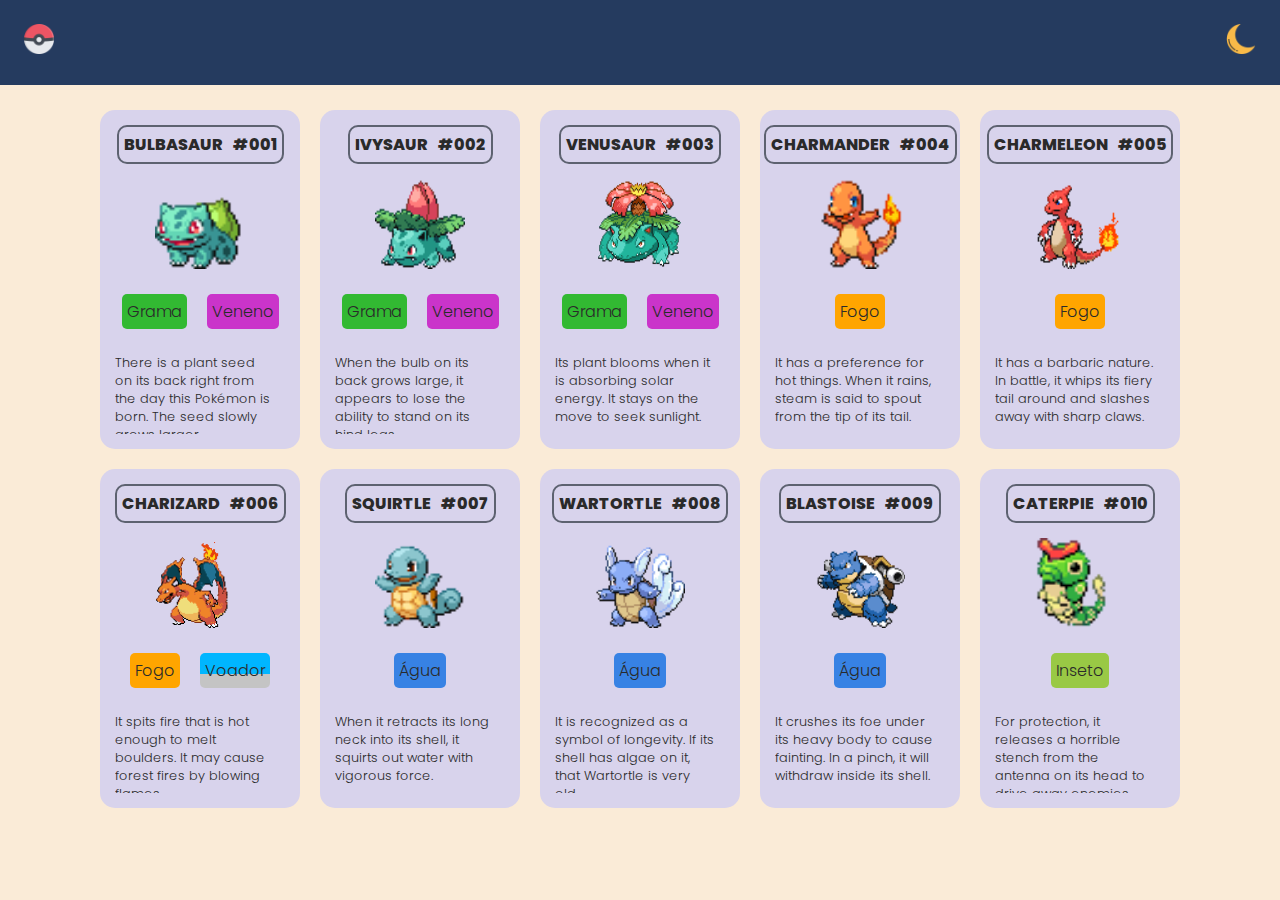
<file: index.html>
<!DOCTYPE html>
<html lang="en">
<head>
    <meta charset="UTF-8">
    <meta http-equiv="X-UA-Compatible" content="IE=edge">
    <meta name="viewport" content="width=device-width, initial-scale=1.0">
    <link rel="preconnect" href="https://fonts.googleapis.com" />
    <link rel="preconnect" href="https://fonts.gstatic.com" />
    <link rel="stylesheet" href="https://fonts.googleapis.com/css2?family=Poppins:wght@300;500;800&display=swap"/>
    <link rel="stylesheet" href="./src/css/styles.css">
    <link rel="stylesheet" href="./src/css/scrollbar.css">
    <link rel="icon" type="image/x-icon" href="./src/img/pokeball.png">

    <title>Listagem Pokemon</title>
</head>

<body>

    <header>
        <a href="#">
            <img class="logo" src="./src/img/pokeball.png" alt="logo" srcset="">
        </a>

        <button id="botao-alterar-tema">
            <img class="botao-alterar-tema" src="./src/img/moon.png" alt="img-button" srcset="">
        </button>
    </header>

    <main>
        <ul class="listagem-pokemon">
            <li class="cartao-pokemon">
                <div class="infos">
                    <span>Bulbasaur</span>
                    <span>#001</span>
                </div>
                
                <img src="./src/img/bulbasaur.gif" alt="bulbasaur">

                <ul class="tipos">
                    <li class="tipo-grama">Grama</li>
                    <li class="tipo-veneno">Veneno</li>
                </ul>
                <p class="descricao">
                    There is a plant seed on its back right from the day this Pokémon is born. The seed slowly grows larger.
                </p>
            </li>

            <li class="cartao-pokemon">
                <div class="infos">
                    <span>Ivysaur</span>
                    <span>#002</span>
                </div>

                <img src="./src/img/ivysaur.gif" alt="ivysaur">

                <ul class="tipos">
                    <li class="tipo-grama">Grama</li>
                    <li class="tipo-veneno">Veneno</li>
                </ul>
                <p class="descricao">
                    When the bulb on its back grows large, it appears to lose the ability to stand on its hind legs.
                </p>
            </li>

            <li class="cartao-pokemon">
                <div class="infos">
                    <span>Venusaur</span>
                    <span>#003</span>
                </div>

                <img src="./src/img/venusaur.gif" alt="venusaur">

                <ul class="tipos">
                    <li class="tipo-grama">Grama</li>
                    <li class="tipo-veneno">Veneno</li>
                </ul>
                <p class="descricao">
                    Its plant blooms when it is absorbing solar energy. It stays on the move to seek sunlight.
                </p>
            </li>

            <li class="cartao-pokemon">
                <div class="infos">
                    <span>Charmander</span>
                    <span>#004</span>
                </div>
                <img src="./src/img/charmander.gif" alt="charmander">

                <ul class="tipos">
                    <li class="tipo-fogo">Fogo</li>
                </ul>
                <p class="descricao">
                    It has a preference for hot things. When it rains, steam is said to spout from the tip of its tail.
                </p>
            </li>

            <li class="cartao-pokemon">
                <div class="infos">
                    <span>Charmeleon</span>
                    <span>#005</span>
                </div>
                <img src="./src/img/charmeleon.gif" alt="charmeleon">

                <ul class="tipos">
                    <li class="tipo-fogo">Fogo</li>
                </ul>
                <p class="descricao">
                    It has a barbaric nature. In battle, it whips its fiery tail around and slashes away with sharp claws.
                </p>
            </li>

            <li class="cartao-pokemon">
                <div class="infos">
                    <span>Charizard</span>
                    <span>#006</span>
                </div>
                <img src="./src/img/charizard.gif" alt="charizard">

                <ul class="tipos">
                    <li class="tipo-fogo">Fogo</li>
                    <li class="tipo-voador">Voador</li>
                </ul>
                <p class="descricao">
                    It spits fire that is hot enough to melt boulders. It may cause forest fires by blowing flames.
                </p>
            </li>

            <li class="cartao-pokemon">
                <div class="infos">
                    <span>Squirtle</span>
                    <span>#007</span>
                </div>
                <img src="./src/img/squirtle.gif" alt="squirtle">

                <ul class="tipos">
                    <li class="tipo-agua">Água</li>
                </ul>
                <p class="descricao">
                    When it retracts its long neck into its shell, it squirts out water with vigorous force.
                </p>
            </li>

            <li class="cartao-pokemon">
                <div class="infos">
                    <span>Wartortle</span>
                    <span>#008</span>
                </div>
                <img src="./src/img/wartortle.gif" alt="wartortle">

                <ul class="tipos">
                    <li class="tipo-agua">Água</li>
                </ul>
                
                <p class="descricao">
                    It is recognized as a symbol of longevity. If its shell has algae on it, that Wartortle is very old.
                </p>
            </li>

            <li class="cartao-pokemon">
                <div class="infos">
                    <span>Blastoise</span>
                    <span>#009</span>
                </div>
                <img src="./src/img/blastoise.gif" alt="blastoise">

                <ul class="tipos">
                    <li class="tipo-agua">Água</li>
                </ul>
                <p class="descricao">
                    It crushes its foe under its heavy body to cause fainting. In a pinch, it will withdraw inside its shell.
                </p>
            </li>

            <li class="cartao-pokemon">
                <div class="infos">
                    <span>Caterpie</span>
                    <span>#010</span>
                </div>
                <img src="./src/img/caterpie.gif" alt="caterpie">

                <ul class="tipos">
                    <li class="tipo-inseto">Inseto</li>
                </ul>
                <p class="descricao">
                    For protection, it releases a horrible stench from the antenna on its head to drive away enemies.
                </p>
            </li>
        </ul>
    </main>

    <script src="./src/js/index.js"></script>
</body>
</html>
</file>
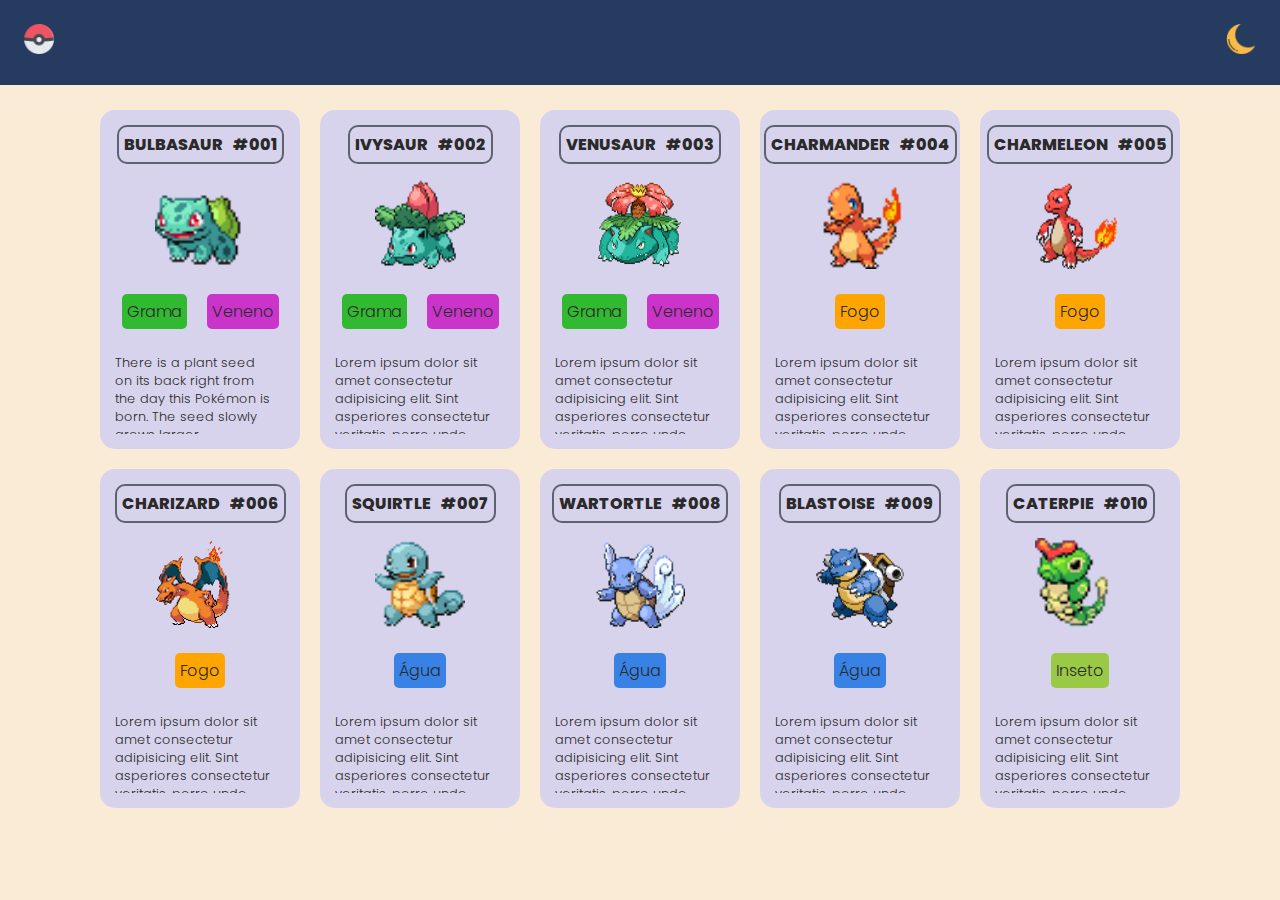
<file: projeto-listagem-pokemon/index.html>
<!DOCTYPE html>
<html lang="en">
<head>
    <meta charset="UTF-8">
    <meta http-equiv="X-UA-Compatible" content="IE=edge">
    <meta name="viewport" content="width=device-width, initial-scale=1.0">
    <link rel="preconnect" href="https://fonts.googleapis.com" />
    <link rel="preconnect" href="https://fonts.gstatic.com" />
    <link rel="stylesheet" href="https://fonts.googleapis.com/css2?family=Poppins:wght@300;500;800&display=swap"/>
    <link rel="stylesheet" href="./src/css/styles.css">
    <link rel="stylesheet" href="./src/css/scrollbar.css">
    <title>Listagem Pokemon</title>
</head>

<body>

    <header>
        <a href="#">
            <img class="logo" src="./src/img/pokeball.png" alt="logo" srcset="">
        </a>

        <button id="botao-alterar-tema">
            <img class="botao-alterar-tema" src="./src/img/moon.png" alt="img-button" srcset="">
        </button>
    </header>

    <main>
        <ul class="listagem-pokemon">
            <li class="cartao-pokemon">
                <div class="infos">
                    <span>Bulbasaur</span>
                    <span>#001</span>
                </div>
                
                <img src="./src/img/bulbasaur.gif" alt="bulbasaur">

                <ul class="tipos">
                    <li class="tipo-grama">Grama</li>
                    <li class="tipo-veneno">Veneno</li>
                </ul>
                <p class="descricao">
                    There is a plant seed on its back right from the day this Pokémon is born. The seed slowly grows larger.
                </p>
            </li>

            <li class="cartao-pokemon">
                <div class="infos">
                    <span>Ivysaur</span>
                    <span>#002</span>
                </div>

                <img src="./src/img/ivysaur.gif" alt="ivysaur">

                <ul class="tipos">
                    <li class="tipo-grama">Grama</li>
                    <li class="tipo-veneno">Veneno</li>
                </ul>
                <p class="descricao">
                    Lorem ipsum dolor sit amet consectetur adipisicing elit. Sint asperiores consectetur veritatis, porro unde suscipit?
                </p>
            </li>

            <li class="cartao-pokemon">
                <div class="infos">
                    <span>Venusaur</span>
                    <span>#003</span>
                </div>

                <img src="./src/img/venusaur.gif" alt="venusaur">

                <ul class="tipos">
                    <li class="tipo-grama">Grama</li>
                    <li class="tipo-veneno">Veneno</li>
                </ul>
                <p class="descricao">
                    Lorem ipsum dolor sit amet consectetur adipisicing elit. Sint asperiores consectetur veritatis, porro unde suscipit?
                </p>
            </li>

            <li class="cartao-pokemon">
                <div class="infos">
                    <span>Charmander</span>
                    <span>#004</span>
                </div>
                <img src="./src/img/charmander.gif" alt="charmander">

                <ul class="tipos">
                    <li class="tipo-fogo">Fogo</li>
                </ul>
                <p class="descricao">
                    Lorem ipsum dolor sit amet consectetur adipisicing elit. Sint asperiores consectetur veritatis, porro unde suscipit?
                </p>
            </li>

            <li class="cartao-pokemon">
                <div class="infos">
                    <span>Charmeleon</span>
                    <span>#005</span>
                </div>
                <img src="./src/img/charmeleon.gif" alt="charmeleon">

                <ul class="tipos">
                    <li class="tipo-fogo">Fogo</li>
                </ul>
                <p class="descricao">
                    Lorem ipsum dolor sit amet consectetur adipisicing elit. Sint asperiores consectetur veritatis, porro unde suscipit?
                </p>
            </li>

            <li class="cartao-pokemon">
                <div class="infos">
                    <span>Charizard</span>
                    <span>#006</span>
                </div>
                <img src="./src/img/charizard.gif" alt="charizard">

                <ul class="tipos">
                    <li class="tipo-fogo">Fogo</li>
                </ul>
                <p class="descricao">
                    Lorem ipsum dolor sit amet consectetur adipisicing elit. Sint asperiores consectetur veritatis, porro unde suscipit?
                </p>
            </li>

            <li class="cartao-pokemon">
                <div class="infos">
                    <span>Squirtle</span>
                    <span>#007</span>
                </div>
                <img src="./src/img/squirtle.gif" alt="squirtle">

                <ul class="tipos">
                    <li class="tipo-agua">Água</li>
                </ul>
                <p class="descricao">
                    Lorem ipsum dolor sit amet consectetur adipisicing elit. Sint asperiores consectetur veritatis, porro unde suscipit?
                </p>
            </li>

            <li class="cartao-pokemon">
                <div class="infos">
                    <span>Wartortle</span>
                    <span>#008</span>
                </div>
                <img src="./src/img/wartortle.gif" alt="wartortle">

                <ul class="tipos">
                    <li class="tipo-agua">Água</li>
                </ul>
                
                <p class="descricao">
                    Lorem ipsum dolor sit amet consectetur adipisicing elit. Sint asperiores consectetur veritatis, porro unde suscipit?
                </p>
            </li>

            <li class="cartao-pokemon">
                <div class="infos">
                    <span>Blastoise</span>
                    <span>#009</span>
                </div>
                <img src="./src/img/blastoise.gif" alt="blastoise">

                <ul class="tipos">
                    <li class="tipo-agua">Água</li>
                </ul>
                <p class="descricao">
                    Lorem ipsum dolor sit amet consectetur adipisicing elit. Sint asperiores consectetur veritatis, porro unde suscipit?
                </p>
            </li>

            <li class="cartao-pokemon">
                <div class="infos">
                    <span>Caterpie</span>
                    <span>#010</span>
                </div>
                <img src="./src/img/caterpie.gif" alt="caterpie">

                <ul class="tipos">
                    <li class="tipo-inseto">Inseto</li>
                </ul>
                <p class="descricao">
                    Lorem ipsum dolor sit amet consectetur adipisicing elit. Sint asperiores consectetur veritatis, porro unde suscipit?
                </p>
            </li>
        </ul>
    </main>

    <script src="./src/js/index.js"></script>
</body>
</html>
</file>
<file: src/css/styles.css>
*{
    padding: 0;
    margin: 0;
    border: 0;
    box-sizing: border-box;

    font-family: 'Poppins';
    font-weight: 300;
    font-size: 1rem;
}

body{
    max-width: fit-content;
    margin: 0 auto;

    background-color: antiquewhite;
    color: #2a2a2a;
}

body.modo-escuro{
    background-color: #2a2a2a;
    color: white;
}

header{
    background-color: rgb(37, 59, 95);
    display: flex;
    justify-content: space-between;
    padding: 1.5rem
    
}

.modo-escuro header{
    background-color: #1f1f1f;
}

header .logo, 
header .botao-alterar-tema{
    width: 30px;
}

header #botao-alterar-tema{
    cursor: pointer;
    background: none;
    border: none;
}

header .logo:hover,
header .botao-alterar-tema:hover,
main .cartao-pokemon:hover{
    transform: scale(1.05);
}


ul{
    list-style-type: none;
}


main{
    
    padding: 25px;
}

.listagem-pokemon{
    display: flex;
    flex-wrap: wrap;
    gap: 20px;
    justify-content: center;
}

.cartao-pokemon{
    background-color: #d8d3ec;
    width: 200px;
    padding: 15px;

    display: flex;
    flex-direction: column;
    align-items: center;
    gap: 15px;
    border-radius: 15px;

    transition: 0.2s ease-in-out;
}

.cartao-pokemon:hover{
    background-color: rgb(187, 186, 255);
}

.modo-escuro .cartao-pokemon{
    background-color: #989ec0;
}

.cartao-pokemon .infos{
    display: flex;
    justify-content: space-between;
    flex-direction: row;

    border: 2px solid rgb(93, 98, 112);
    border-radius: 10px;
    
}

.cartao-pokemon .infos span{
    font-weight: 800;
    padding: 5px;
    text-transform: uppercase;

}

main .cartao-pokemon img{
    width: 90px;
    height: 90px;
}

main .cartao-pokemon .tipos{
    display: flex;
    gap: 20px;
    padding: 10px;
    
}

.tipo-grama{
    background-color: rgb(50, 185, 50);
    padding: 5px;
    border-radius: 5px;
}

.tipo-veneno{
    background-color: rgb(202, 52, 202);
    padding: 5px;
    border-radius: 5px;

}

.tipo-fogo{
    background-color: orange;
    padding: 5px;
    border-radius: 5px;

}

.tipo-voador{
    background: linear-gradient(180deg, rgba(0,182,255,1) 59%, rgba(196,196,196,1) 60%, rgba(196,196,196,1) 100%);
    padding: 5px;
    border-radius: 5px;
}

.tipo-agua{
    background-color: rgb(55, 130, 228);
    padding: 5px;
    border-radius: 5px;

}

.tipo-inseto{
    background-color: rgb(153, 201, 69);
    padding: 5px;
    border-radius: 5px;

}

main .descricao{
    max-height: 80px;
    overflow-y: scroll;
    font-size: 0.8rem;
    padding-right: 10px;
}
</file>
<file: src/css/scrollbar.css>
/* ===== Scrollbar CSS ===== */

*::-webkit-scrollbar {
    width: 12px;
  }

  *::-webkit-scrollbar-track {
    background: #f1e9e9;
  }

  *::-webkit-scrollbar-thumb {
    background-color: #582965;
    border-radius: 10px;
    border: 3px solid #ffffff;
  }
</file>
<file: projeto-listagem-pokemon/src/css/styles.css>
*{
    padding: 0;
    margin: 0;
    border: 0;
    box-sizing: border-box;

    font-family: 'Poppins';
    font-weight: 300;
    font-size: 1rem;
}

body{
    max-width: 1280px;
    margin: 0 auto;

    background-color: antiquewhite;
    color: #2a2a2a;
}

body.modo-escuro{
    background-color: #2a2a2a;
    color: white;
}

header{
    background-color: rgb(37, 59, 95);
    display: flex;
    justify-content: space-between;
    padding: 1.5rem
    
}

.modo-escuro header{
    background-color: #1f1f1f;
}

header .logo, 
header .botao-alterar-tema{
    width: 30px;
}

header #botao-alterar-tema{
    cursor: pointer;
    background: none;
    border: none;
}

header .logo:hover,
header .botao-alterar-tema:hover,
main .cartao-pokemon:hover{
    transform: scale(1.05);
}


ul{
    list-style-type: none;
}


main{
    padding: 25px;
}

.listagem-pokemon{
    display: flex;
    flex-wrap: wrap;
    gap: 20px;
    justify-content: center;
}

.cartao-pokemon{
    background-color: #d8d3ec;
    width: 200px;
    padding: 15px;

    display: flex;
    flex-direction: column;
    align-items: center;
    gap: 15px;
    border-radius: 15px;

    transition: 0.2s ease-in-out;
}

.cartao-pokemon:hover{
    background-color: rgb(187, 186, 255);
}

.modo-escuro .cartao-pokemon{
    background-color: #989ec0;
}

.cartao-pokemon .infos{
    display: flex;
    justify-content: space-between;
    flex-direction: row;

    border: 2px solid rgb(93, 98, 112);
    border-radius: 10px;
    
}

.cartao-pokemon .infos span{
    font-weight: 800;
    padding: 5px;
    text-transform: uppercase;

}

main .cartao-pokemon img{
    width: 90px;
    height: 90px;
}

main .cartao-pokemon .tipos{
    display: flex;
    gap: 20px;
    padding: 10px;
    
}

.tipo-grama{
    background-color: rgb(50, 185, 50);
    padding: 5px;
    border-radius: 5px;
}

.tipo-veneno{
    background-color: rgb(202, 52, 202);
    padding: 5px;
    border-radius: 5px;

}

.tipo-fogo{
    background-color: orange;
    padding: 5px;
    border-radius: 5px;

}

.tipo-agua{
    background-color: rgb(55, 130, 228);
    padding: 5px;
    border-radius: 5px;

}

.tipo-inseto{
    background-color: rgb(153, 201, 69);
    padding: 5px;
    border-radius: 5px;

}

main .descricao{
    max-height: 80px;
    overflow-y: scroll;
    font-size: 0.8rem;
    padding-right: 10px;
}
</file>
<file: projeto-listagem-pokemon/src/css/scrollbar.css>
/* ===== Scrollbar CSS ===== */

*::-webkit-scrollbar {
    width: 12px;
  }

  *::-webkit-scrollbar-track {
    background: #f1e9e9;
  }

  *::-webkit-scrollbar-thumb {
    background-color: #582965;
    border-radius: 10px;
    border: 3px solid #ffffff;
  }
</file>
